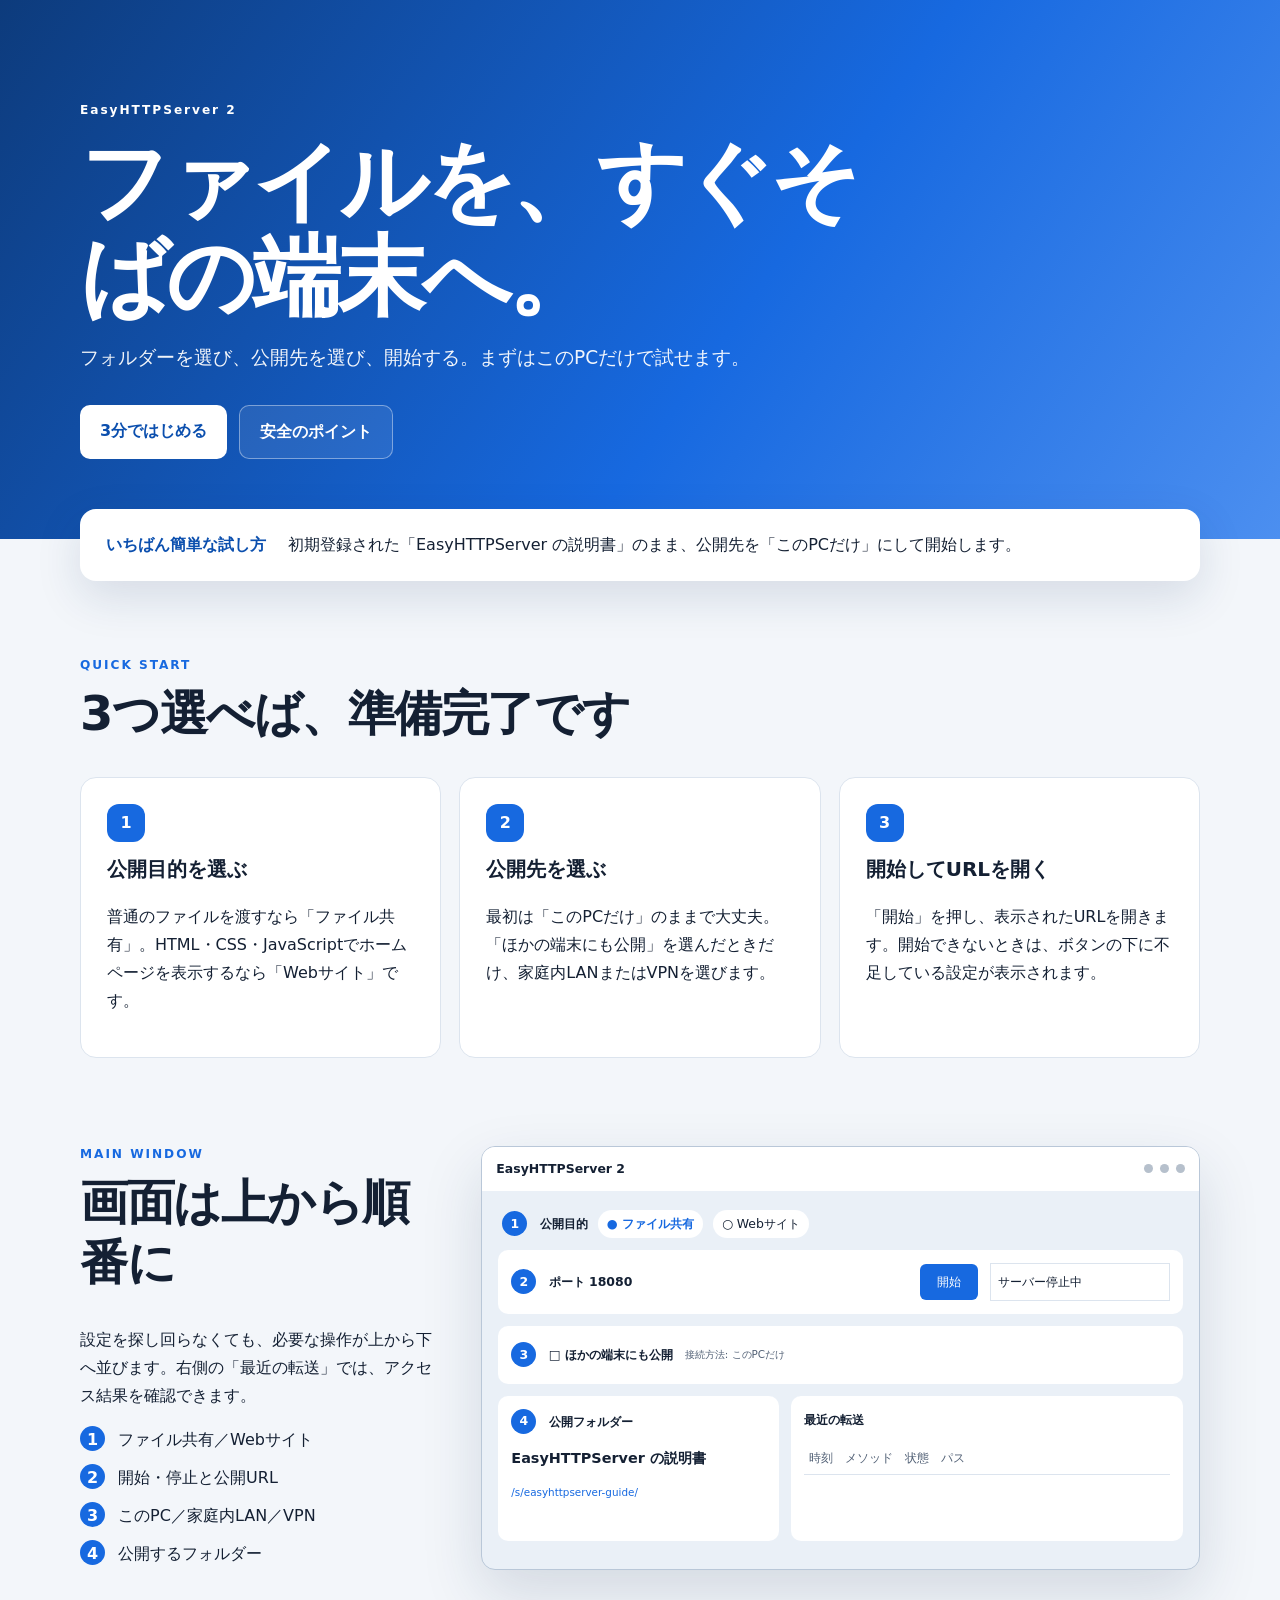
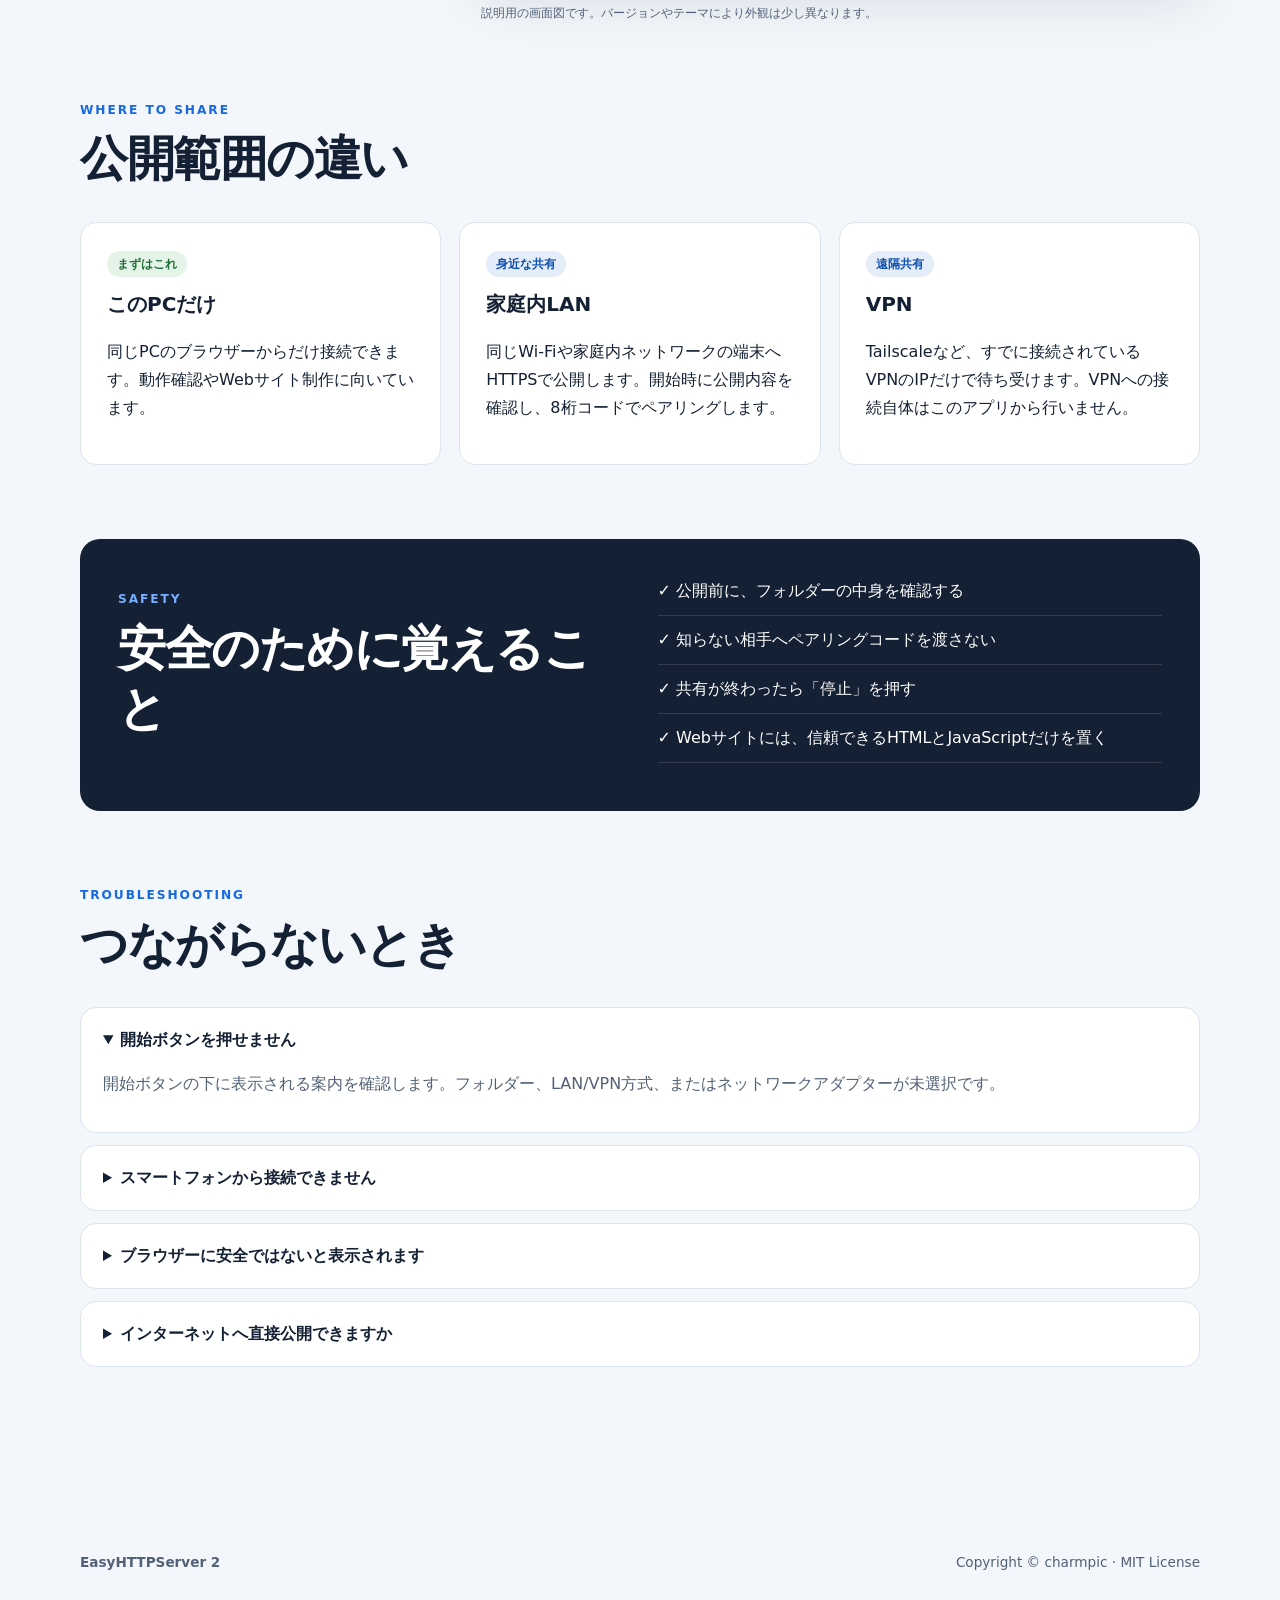
<file: Guide/index.html>
<!doctype html>
<html lang="ja">
<head>
  <meta charset="utf-8">
  <meta name="viewport" content="width=device-width, initial-scale=1">
  <title>EasyHTTPServer 2 はじめかた</title>
  <link rel="stylesheet" href="guide.css">
</head>
<body>
  <header class="hero">
    <div class="hero__inner">
      <p class="eyebrow">EasyHTTPServer 2</p>
      <h1>ファイルを、すぐそばの端末へ。</h1>
      <p class="lead">フォルダーを選び、公開先を選び、開始する。まずはこのPCだけで試せます。</p>
      <div class="hero__actions">
        <a class="button" href="#quick-start">3分ではじめる</a>
        <a class="button button--quiet" href="#safety">安全のポイント</a>
      </div>
    </div>
  </header>

  <main>
    <section class="notice">
      <strong>いちばん簡単な試し方</strong>
      <span>初期登録された「EasyHTTPServer の説明書」のまま、公開先を「このPCだけ」にして開始します。</span>
    </section>

    <section id="quick-start">
      <p class="section-label">QUICK START</p>
      <h2>3つ選べば、準備完了です</h2>
      <div class="steps">
        <article class="step">
          <span class="step__number">1</span>
          <h3>公開目的を選ぶ</h3>
          <p>普通のファイルを渡すなら「ファイル共有」。HTML・CSS・JavaScriptでホームページを表示するなら「Webサイト」です。</p>
        </article>
        <article class="step">
          <span class="step__number">2</span>
          <h3>公開先を選ぶ</h3>
          <p>最初は「このPCだけ」のままで大丈夫。「ほかの端末にも公開」を選んだときだけ、家庭内LANまたはVPNを選びます。</p>
        </article>
        <article class="step">
          <span class="step__number">3</span>
          <h3>開始してURLを開く</h3>
          <p>「開始」を押し、表示されたURLを開きます。開始できないときは、ボタンの下に不足している設定が表示されます。</p>
        </article>
      </div>
    </section>

    <section class="screen-section" aria-labelledby="screen-title">
      <div>
        <p class="section-label">MAIN WINDOW</p>
        <h2 id="screen-title">画面は上から順番に</h2>
        <p>設定を探し回らなくても、必要な操作が上から下へ並びます。右側の「最近の転送」では、アクセス結果を確認できます。</p>
        <ul class="legend">
          <li><span>1</span> ファイル共有／Webサイト</li>
          <li><span>2</span> 開始・停止と公開URL</li>
          <li><span>3</span> このPC／家庭内LAN／VPN</li>
          <li><span>4</span> 公開するフォルダー</li>
        </ul>
      </div>
      <div class="app-shot" role="img" aria-label="EasyHTTPServer 2のメイン画面図">
        <div class="app-shot__bar"><b>EasyHTTPServer 2</b><i></i><i></i><i></i></div>
        <div class="app-shot__body">
          <div class="shot-row"><b><em>1</em> 公開目的</b><span class="pill active">● ファイル共有</span><span class="pill">○ Webサイト</span></div>
          <div class="shot-card"><b><em>2</em> ポート 18080</b><span class="shot-button">開始</span><span class="shot-field">サーバー停止中</span></div>
          <div class="shot-card"><b><em>3</em> □ ほかの端末にも公開</b><small>接続方法: このPCだけ</small></div>
          <div class="shot-columns">
            <div class="shot-card"><b><em>4</em> 公開フォルダー</b><strong>EasyHTTPServer の説明書</strong><small>/s/easyhttpserver-guide/</small></div>
            <div class="shot-card"><b>最近の転送</b><span class="shot-table">時刻　メソッド　状態　パス</span></div>
          </div>
        </div>
      </div>
      <p class="caption">説明用の画面図です。バージョンやテーマにより外観は少し異なります。</p>
    </section>

    <section>
      <p class="section-label">WHERE TO SHARE</p>
      <h2>公開範囲の違い</h2>
      <div class="scope-grid">
        <article><span class="badge safe">まずはこれ</span><h3>このPCだけ</h3><p>同じPCのブラウザーからだけ接続できます。動作確認やWebサイト制作に向いています。</p></article>
        <article><span class="badge">身近な共有</span><h3>家庭内LAN</h3><p>同じWi-Fiや家庭内ネットワークの端末へHTTPSで公開します。開始時に公開内容を確認し、8桁コードでペアリングします。</p></article>
        <article><span class="badge">遠隔共有</span><h3>VPN</h3><p>Tailscaleなど、すでに接続されているVPNのIPだけで待ち受けます。VPNへの接続自体はこのアプリから行いません。</p></article>
      </div>
    </section>

    <section id="safety" class="safety">
      <div><p class="section-label">SAFETY</p><h2>安全のために覚えること</h2></div>
      <div class="check-list">
        <p>✓ 公開前に、フォルダーの中身を確認する</p>
        <p>✓ 知らない相手へペアリングコードを渡さない</p>
        <p>✓ 共有が終わったら「停止」を押す</p>
        <p>✓ Webサイトには、信頼できるHTMLとJavaScriptだけを置く</p>
      </div>
    </section>

    <section class="faq">
      <p class="section-label">TROUBLESHOOTING</p>
      <h2>つながらないとき</h2>
      <details open><summary>開始ボタンを押せません</summary><p>開始ボタンの下に表示される案内を確認します。フォルダー、LAN/VPN方式、またはネットワークアダプターが未選択です。</p></details>
      <details><summary>スマートフォンから接続できません</summary><p>「ほかの端末にも公開」と「同じWi-Fi・家庭内LAN」を選び、スマートフォンも同じネットワークへ接続します。表示されたHTTPS URLと8桁コードを使います。</p></details>
      <details><summary>ブラウザーに安全ではないと表示されます</summary><p>家庭内LAN/VPNでは端末がまだ証明書を信頼していない場合があります。画面のSHA-256指紋を確認してください。警告を自動回避する機能はありません。</p></details>
      <details><summary>インターネットへ直接公開できますか</summary><p>EasyHTTPServer 2は常設の公開サーバーではありません。遠隔共有にはVPNを推奨します。ルーターのポート転送は、証明書・認証・保守を理解している場合だけ自己責任で行います。</p></details>
    </section>
  </main>

  <footer><strong>EasyHTTPServer 2</strong><span>Copyright © charmpic · MIT License</span></footer>
</body>
</html>
</file>
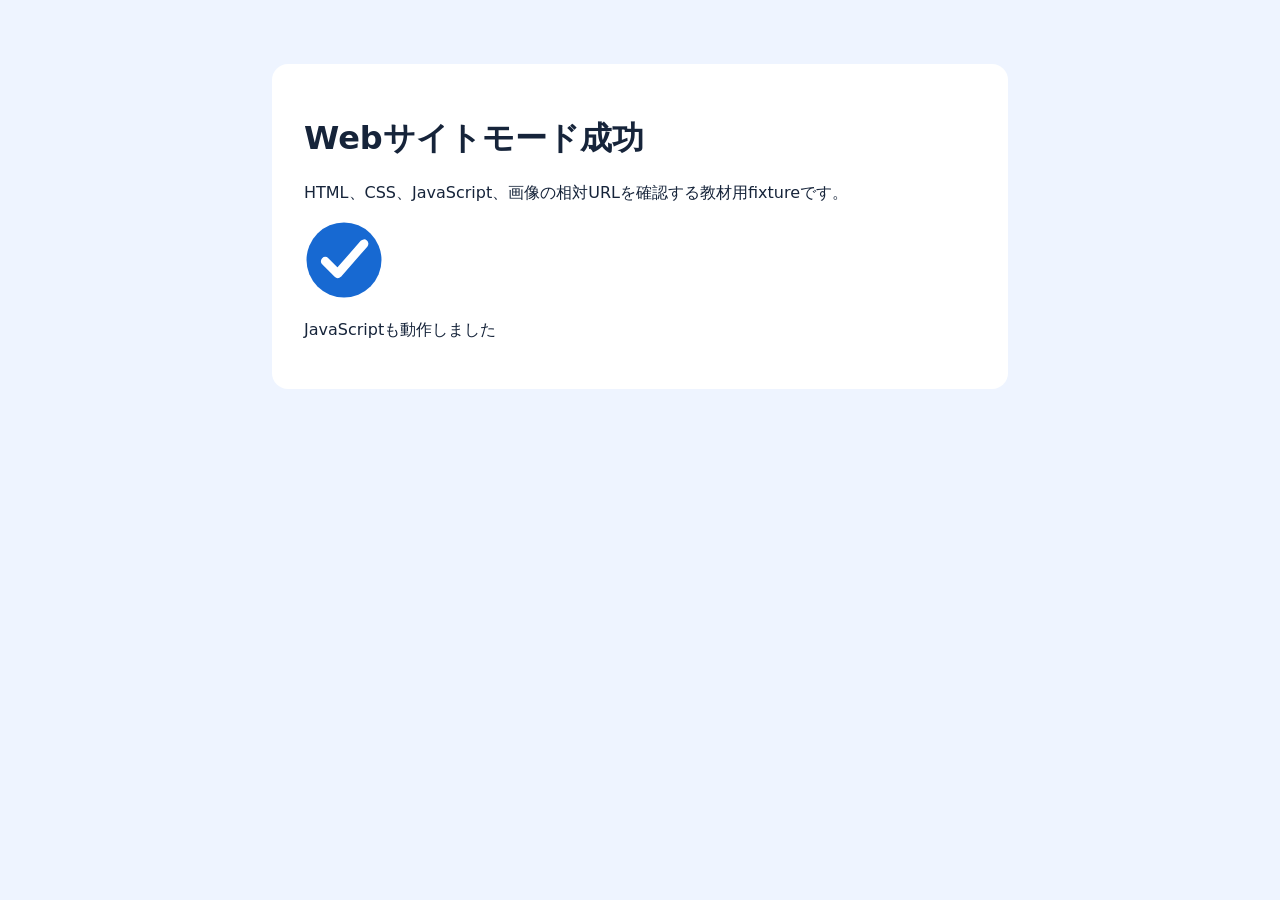
<file: tests/fixtures/website-basic/index.html>
<!doctype html>
<html lang="ja">
<head>
  <meta charset="utf-8">
  <meta name="viewport" content="width=device-width, initial-scale=1">
  <title>EasyHTTPServer 2 Webサイトテスト</title>
  <link rel="stylesheet" href="site.css">
</head>
<body>
  <main>
    <h1>Webサイトモード成功</h1>
    <p>HTML、CSS、JavaScript、画像の相対URLを確認する教材用fixtureです。</p>
    <img src="mark.svg" alt="青いチェックマーク">
    <p id="script-status">JavaScript確認中</p>
  </main>
  <script src="site.js"></script>
</body>
</html>
</file>
<file: Guide/guide.css>
:root{color-scheme:light;--ink:#142033;--muted:#526176;--blue:#1769e0;--blue2:#0b4fae;--canvas:#f3f6fa;--surface:#fff;--line:#dce4ee;--green:#216e39;--orange:#9a3e00}*{box-sizing:border-box}html{scroll-behavior:smooth}body{margin:0;background:var(--canvas);color:var(--ink);font-family:"Yu Gothic UI","Meiryo",system-ui,sans-serif;line-height:1.75}.hero{background:linear-gradient(125deg,#0d3b7c,#1769e0 58%,#4c8ff0);color:#fff;padding:88px 24px 80px}.hero__inner,main,footer{width:min(1120px,calc(100% - 40px));margin:auto}.eyebrow,.section-label{font-size:.76rem;font-weight:800;letter-spacing:.16em}.hero h1{max-width:780px;margin:.1em 0;font-size:clamp(2.5rem,7vw,5.5rem);line-height:1.08;letter-spacing:-.04em}.lead{max-width:680px;font-size:1.16rem;opacity:.94}.hero__actions{display:flex;gap:12px;flex-wrap:wrap;margin-top:30px}.button{display:inline-block;padding:12px 20px;border-radius:10px;background:#fff;color:var(--blue2);font-weight:700;text-decoration:none}.button--quiet{border:1px solid #ffffff66;background:#ffffff16;color:#fff}main{padding:34px 0 80px}section{margin:74px 0}.notice{display:flex;gap:22px;align-items:center;margin-top:-64px;padding:22px 26px;border-radius:16px;background:#fff;box-shadow:0 16px 46px #18365e22}.notice strong{color:var(--blue2);white-space:nowrap}h2{margin:.15em 0 .7em;font-size:clamp(1.8rem,4vw,3rem);line-height:1.25;letter-spacing:-.03em}h3{margin:.5em 0 .3em;font-size:1.25rem}.section-label{margin-bottom:0;color:var(--blue)}.steps,.scope-grid{display:grid;grid-template-columns:repeat(3,1fr);gap:18px}.step,.scope-grid article,.faq details{padding:26px;border:1px solid var(--line);border-radius:16px;background:var(--surface)}.step__number{display:grid;width:38px;height:38px;place-items:center;border-radius:12px;background:var(--blue);color:#fff;font-weight:800}.screen-section{display:grid;grid-template-columns:.75fr 1.5fr;gap:42px;align-items:center}.legend{padding:0;list-style:none}.legend li{margin:10px 0}.legend span,.app-shot em{display:inline-grid;width:25px;height:25px;margin-right:8px;place-items:center;border-radius:50%;background:var(--blue);color:#fff;font-style:normal;font-weight:800}.app-shot{overflow:hidden;border:1px solid #b9c7d8;border-radius:14px;background:#eaf0f7;box-shadow:0 24px 60px #17335625;font-size:.78rem}.app-shot__bar{display:flex;align-items:center;gap:7px;padding:11px 14px;background:#fff}.app-shot__bar b{margin-right:auto}.app-shot__bar i{width:9px;height:9px;border-radius:50%;background:#b6c0cc}.app-shot__body{padding:16px}.shot-row{display:flex;gap:10px;align-items:center;padding:3px 4px 12px}.pill{padding:3px 9px;border-radius:20px;background:#fff}.pill.active{color:var(--blue);font-weight:700}.shot-card{display:flex;gap:12px;align-items:center;min-height:58px;margin-bottom:12px;padding:13px;border-radius:10px;background:#fff}.shot-card small{display:block;color:var(--muted)}.shot-button{margin-left:auto;padding:7px 17px;border-radius:6px;background:var(--blue);color:#fff}.shot-field{min-width:180px;padding:7px;border:1px solid var(--line)}.shot-columns{display:grid;grid-template-columns:1fr 1.4fr;gap:12px}.shot-columns .shot-card{display:grid;align-content:start;min-height:145px}.shot-columns strong{font-size:.9rem}.shot-columns small{color:var(--blue)}.shot-table{padding:5px;border-bottom:1px solid var(--line);color:var(--muted)}.caption{grid-column:2;margin:-26px 0 0;color:var(--muted);font-size:.78rem}.badge{display:inline-block;padding:3px 10px;border-radius:99px;background:#e5edfa;color:var(--blue2);font-size:.72rem;font-weight:800}.badge.safe{background:#e4f4e8;color:var(--green)}.safety{display:grid;grid-template-columns:1fr 1fr;gap:35px;padding:38px;border-radius:20px;background:var(--ink);color:#fff}.safety .section-label{color:#79adff}.check-list p{margin:0 0 10px;padding-bottom:10px;border-bottom:1px solid #ffffff20}.faq details{margin:12px 0;padding:18px 22px}.faq summary{cursor:pointer;font-weight:800}.faq details p{color:var(--muted)}footer{display:flex;justify-content:space-between;padding:30px 0 46px;color:var(--muted);font-size:.85rem}@media(max-width:800px){.hero{padding-top:58px}.notice,.safety{display:block}.notice strong{display:block;margin-bottom:5px}.steps,.scope-grid,.screen-section{grid-template-columns:1fr}.caption{grid-column:1;margin:0}.shot-columns{grid-template-columns:1fr}.shot-field{min-width:0}.safety{padding:26px}.check-list{margin-top:24px}footer{display:grid;gap:5px}}@media(prefers-reduced-motion:reduce){html{scroll-behavior:auto}}
</file>
<file: tests/fixtures/website-basic/site.css>
body { margin: 0; background: #eef4ff; color: #16243a; font-family: system-ui, sans-serif; }
main { max-width: 42rem; margin: 4rem auto; padding: 2rem; background: white; border-radius: 1rem; }
img { width: 5rem; height: 5rem; }
</file>
